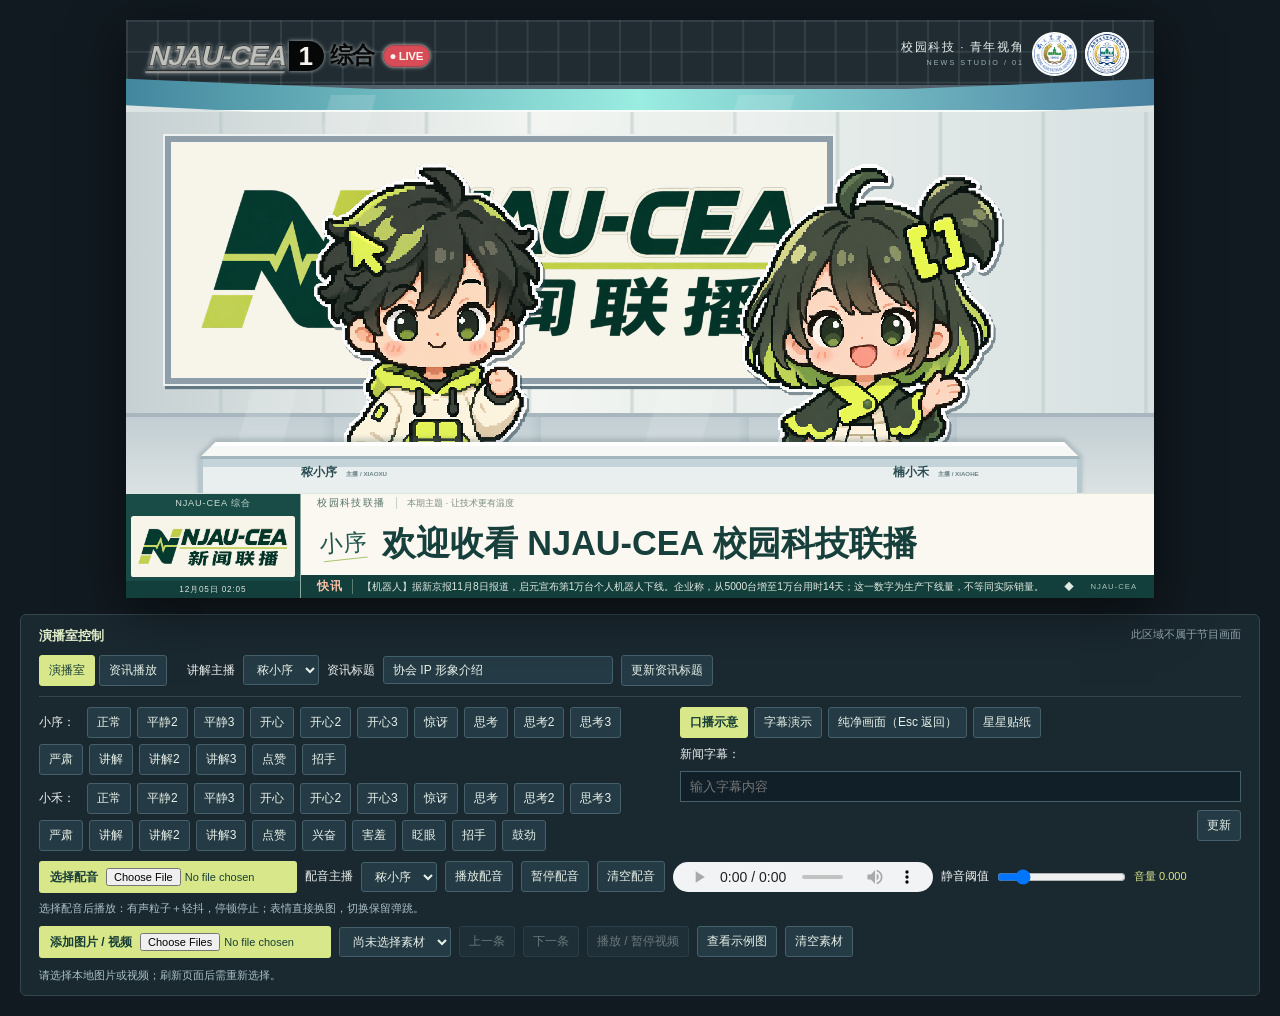
<file: index.html>
<!DOCTYPE html>
<html lang="zh-CN">
<head>
    <meta charset="UTF-8">
    <meta name="viewport" content="width=device-width, initial-scale=1.0">
    <title>NJAU-CEA 新闻联播</title>
    <link rel="stylesheet" href="style.css">
    <link rel="stylesheet" href="branding-logo.css">
    <link rel="stylesheet" href="broadcast-anime.css">
    <link rel="stylesheet" href="news-layout.css">
    <link rel="stylesheet" href="news-bubble.css">
</head>
<body>
    <main class="tv-frame" aria-label="NJAU-CEA 新闻演播室">
        <div class="studio-container">
            <div class="studio-bg" aria-hidden="true"><div class="ceiling"></div><div class="light-ribbon"></div><div class="wall-panels"></div><div class="floor"></div></div>
            <header class="channel-logo"><strong aria-label="NJAU-CEA"><span class="logo-nau">NJAU</span><span class="logo-cea">-CEA</span></strong><b>1</b><span>综合</span><span class="live-badge"><span class="live-dot" aria-hidden="true">●</span> LIVE</span></header>
            <div class="edition"><div>校园科技 · 青年视角 <span>NEWS STUDIO / 01</span></div><img class="university-emblem" src="assets/branding/njau-emblem-official.png" alt="南京农业大学校徽" width="934" height="934"><img class="association-emblem" src="assets/branding/cea-emblem.png" alt="南京农业大学计算机协会 LOGO" width="1254" height="1254"></div>
            <section class="screen-display branding-screen" aria-label="节目大屏">
                <div class="screen-grid"></div>
                <div class="studio-logo-lockup"><img id="studioProgrammeLogo" src="assets/branding/njau-cea-news-raster.png" alt="NJAU-CEA 新闻联播" width="2048" height="684"></div>
                <div class="screen-content" id="screenContent"><span class="screen-eyebrow">COMPUTER ENTHUSIASTS ASSOCIATION</span><strong>NJAU-CEA 新闻联播</strong><span class="screen-tag">NJAU-CEA <i>校园科技联播</i></span></div>
                <div class="screen-corner">ON AIR <span>●</span></div>
            </section>
            <aside class="news-board" aria-label="本期导视"><h2>本期导视 <span>RUNDOWN</span></h2><div><b>01</b><span>协会动态<small>CEA NEWS</small></span></div><div><b>02</b><span>技术分享<small>TECH TALK</small></span></div><div><b>03</b><span>校园观察<small>CAMPUS LIFE</small></span></div><p>让技术更有温度</p></aside>
            <section class="news-scene" aria-label="资讯播放场景" hidden>
                <div class="news-section-label">NJAU-CEA / NEWSROOM <span>校园资讯 · 素材播报</span></div>
                <h1 id="newsTitle">协会 IP 形象介绍</h1>
                <div class="news-media-window">
                    <img id="newsImage" alt="当前新闻图片" hidden>
                    <video id="newsVideo" controls playsinline preload="metadata" hidden></video>
                    <div id="newsEmpty"><strong>新闻素材展示区</strong><span>在画面下方选择新闻图片或视频</span><small>图片 / 视频 · 保持原始比例</small></div>
                </div>
                <div class="news-material-caption"><span>新闻素材</span><p id="newsMaterialCaption">请选择图片或视频</p><b id="newsCounter">00 / 00</b></div>
                <aside class="news-side-label" aria-label="本条新闻关键事实"><b>本条要点</b><ul class="news-key-facts"><li>选择资讯后展示已核实的关键事实</li></ul></aside>
                <div class="news-presenter-name" id="newsPresenterName">秾小序 <small>为你播报</small></div>
            </section>
            <div class="characters-layer">
                <div class="character character-boy" id="xiaoXu"><img src="assets/characters/anchors/generated/xiaoxu-normal.png" alt="主播秾小序：光标发饰、四键口袋" class="character-sprite" data-expression="normal"></div>
                <div class="character character-girl" id="xiaoHe"><img src="assets/characters/anchors/generated/xiaohe-normal.png" alt="主播楠小禾：方括号发夹、深绿披肩" class="character-sprite" data-expression="normal"></div>
            </div>
            <div class="anchor-desk" aria-label="前景主播台"><div class="desk-top"></div><div class="desk-front"><span class="anchor-name">秾小序 <small>主播 / XIAOXU</small></span><strong>NAU <span>CEA</span></strong><span class="anchor-name">楠小禾 <small>主播 / XIAOHE</small></span></div></div>
        </div>
        <section class="news-package" aria-label="新闻字幕">
            <div class="program-block"><small>NJAU-CEA 综合</small><strong class="branding-program-mark"><img src="assets/branding/njau-cea-news-raster.png" alt="NJAU-CEA 新闻联播" width="2048" height="684"></strong><time id="subtitleDate"></time></div>
            <div class="headline-stack"><div class="topic-bar"><span>校园科技联播</span><span>本期主题 · 让技术更有温度</span></div><div class="subtitle-bar"><span class="speaker-tag" id="speakerName">小序</span><div class="subtitle-text" id="subtitleText">欢迎收看 NJAU-CEA 校园科技联播</div></div><div class="ticker" data-duration="198.633333"><b>快讯</b><div><span>【机器人】据新京报11月8日报道，启元宣布第1万台个人机器人下线。企业称，从5000台增至1万台用时14天；这一数字为生产下线量，不等同实际销量。　　◆　　【开源工具】Open WebUI发布v0.13.1，新增Tether桌面伴侣，可连接个人电脑，并在终端支持时接入编码代理；同日补丁修复普通HTTP加载问题，具体访问权限仍需配置。　　◆　　【医药应用】11月8日，第八届连云港医药技术大会开幕，人工智能＋医药公共服务平台正式上线，医药人工智能产业研究院同步揭牌。消息由连云港经开区发布，新华网江苏频道刊载。　　◆　　【航天计划】NASA公布月球基地运输与技术任务安排，推进核动力月球车PROMISE，目标于2028年末发射，计划执行18个月任务。目前为未来任务安排，尚未执行。　　◆　　【文档处理】Docling发布v2.149.0，新增可选择启用的PDF内嵌图片提取，增加MiniCPM-OCR预设及mlx-audio语音识别支持，并修正文档输出中的若干细节。　　◆　　【本地模型】llama.cpp推出b12191预发布，调整混合专家模型缓存，允许CPU分担部分未命中专家计算，并增加本机调参脚本。该版本仍属预发布，实际提速情况取决于设备与配置。　　◆　　【代码整理】Repomix发布v1.19.0，升级MCP服务，代码打包长任务支持进度通知和取消，并修复部分代码压缩准确性问题；进度显示需要客户端支持相应协议。　　◆　　【模型接口】LiteLLM发布v1.108.3长期支持补丁，修复特定接口配置错误、超过1MiB的工具结果流异常，以及模型级回复护栏重复检查。这些是具体修复项，不表示所有接口故障均已解决。</span></div><small>NJAU-CEA</small></div></div>
        </section>
    </main>

    <!-- 控制面板（测试用） -->
    <div class="control-panel">
        <h3>演播室控制 <span>此区域不属于节目画面</span></h3>
        <div class="scene-controls">
            <div class="scene-tabs" aria-label="节目场景"><button id="studioTab" aria-pressed="true" onclick="setNewsScene(false)">演播室</button><button id="newsTab" aria-pressed="false" onclick="setNewsScene(true)">资讯播放</button></div>
            <label>讲解主播 <select id="newsAnchor"><option value="xiaoXu">秾小序</option><option value="xiaoHe">楠小禾</option></select></label>
            <label>资讯标题 <input id="newsTitleInput" type="text" value="协会 IP 形象介绍" maxlength="45"></label><button id="updateNewsTitle">更新资讯标题</button>
        </div>
        <div class="controls">
            <div>
                <label>小序：</label>
                <button onclick="changeExpression('xiaoXu', 'normal')">正常</button>
                <button onclick="changeExpression('xiaoXu', 'normal2')">平静2</button>
                <button onclick="changeExpression('xiaoXu', 'normal3')">平静3</button>
                <button onclick="changeExpression('xiaoXu', 'happy')">开心</button>
                <button onclick="changeExpression('xiaoXu', 'happy2')">开心2</button>
                <button onclick="changeExpression('xiaoXu', 'happy3')">开心3</button>
                <button onclick="changeExpression('xiaoXu', 'surprised')">惊讶</button>
                <button onclick="changeExpression('xiaoXu', 'thinking')">思考</button>
                <button onclick="changeExpression('xiaoXu', 'thinking2')">思考2</button>
                <button onclick="changeExpression('xiaoXu', 'thinking3')">思考3</button>
                <button onclick="changeExpression('xiaoXu', 'serious')">严肃</button>
                <button onclick="changeExpression('xiaoXu', 'presenting')">讲解</button>
                <button onclick="changeExpression('xiaoXu', 'presenting2')">讲解2</button>
                <button onclick="changeExpression('xiaoXu', 'presenting3')">讲解3</button>
                <button onclick="changeExpression('xiaoXu', 'thumbsup')">点赞</button>
                <button onclick="changeExpression('xiaoXu', 'wave')">招手</button>
            </div>
            <div>
                <label>小禾：</label>
                <button onclick="changeExpression('xiaoHe', 'normal')">正常</button>
                <button onclick="changeExpression('xiaoHe', 'normal2')">平静2</button>
                <button onclick="changeExpression('xiaoHe', 'normal3')">平静3</button>
                <button onclick="changeExpression('xiaoHe', 'happy')">开心</button>
                <button onclick="changeExpression('xiaoHe', 'happy2')">开心2</button>
                <button onclick="changeExpression('xiaoHe', 'happy3')">开心3</button>
                <button onclick="changeExpression('xiaoHe', 'surprised')">惊讶</button>
                <button onclick="changeExpression('xiaoHe', 'thinking')">思考</button>
                <button onclick="changeExpression('xiaoHe', 'thinking2')">思考2</button>
                <button onclick="changeExpression('xiaoHe', 'thinking3')">思考3</button>
                <button onclick="changeExpression('xiaoHe', 'serious')">严肃</button>
                <button onclick="changeExpression('xiaoHe', 'presenting')">讲解</button>
                <button onclick="changeExpression('xiaoHe', 'presenting2')">讲解2</button>
                <button onclick="changeExpression('xiaoHe', 'presenting3')">讲解3</button>
                <button onclick="changeExpression('xiaoHe', 'thumbsup')">点赞</button>
                <button onclick="changeExpression('xiaoHe', 'excited')">兴奋</button>
                <button onclick="changeExpression('xiaoHe', 'shy')">害羞</button>
                <button onclick="changeExpression('xiaoHe', 'wink')">眨眼</button>
                <button onclick="changeExpression('xiaoHe', 'wave')">招手</button>
                <button onclick="changeExpression('xiaoHe', 'encourage')">鼓劲</button>
            </div>
        </div>
        <div class="controls">
            <div class="playback-controls"><button id="voiceDemoButton" onclick="playVoiceDemo()" title="无需选文件，直接播放带停顿的配音示例">口播示意</button><button onclick="playDemo()">字幕演示</button><button onclick="toggleBroadcast()">纯净画面（Esc 返回）</button><button onclick="addSticker('star', 48, 24)">星星贴纸</button></div><label for="subtitleInput">新闻字幕：</label>
            <input type="text" id="subtitleInput" placeholder="输入字幕内容">
            <button onclick="updateSubtitle()">更新</button>
        </div>
        <div class="material-controls voice-controls">
            <label class="file-picker">选择配音<input id="voiceFile" type="file" accept="audio/*,.wav,.mp3,.m4a,.ogg,.flac"></label>
            <label for="voiceAnchor">配音主播</label><select id="voiceAnchor"><option value="xiaoXu">秾小序</option><option value="xiaoHe">楠小禾</option></select>
            <button onclick="playVoice()">播放配音</button><button onclick="pauseVoice()">暂停配音</button><button onclick="clearVoice()">清空配音</button>
            <audio id="voiceAudio" controls preload="metadata" aria-label="配音播放与进度"></audio>
            <label for="voiceThreshold">静音阈值</label><input id="voiceThreshold" type="range" min="0.003" max="0.08" value="0.015" step="0.001"><output id="voiceMeter">音量 0.000</output>
            <span id="talkStatus" role="status">选择配音后播放：有声粒子＋轻抖，停顿停止；表情直接换图，切换保留弹跳。</span>
        </div>
        <div class="material-controls">
            <label class="file-picker">添加图片 / 视频<input id="newsFiles" type="file" accept="image/*,video/*" multiple></label>
            <select id="newsPlaylist" aria-label="新闻素材列表"><option value="">尚未选择素材</option></select>
            <button id="previousNews">上一条</button><button id="nextNews">下一条</button><button id="playNewsVideo">播放 / 暂停视频</button><button id="showSampleNews">查看示例图</button><button id="clearNews">清空素材</button>
            <p id="newsStatus" role="status" aria-live="polite">本地素材仅用于当前页面，刷新后需重新选择。纯净画面隐藏视频操作条。</p>
        </div>
    </div>
    
    <script src="news-media.js"></script>
    <script src="script.js"></script>
    <script src="voice-demo.js"></script>
    <script src="talking.js"></script>
</body>
</html>
</file>
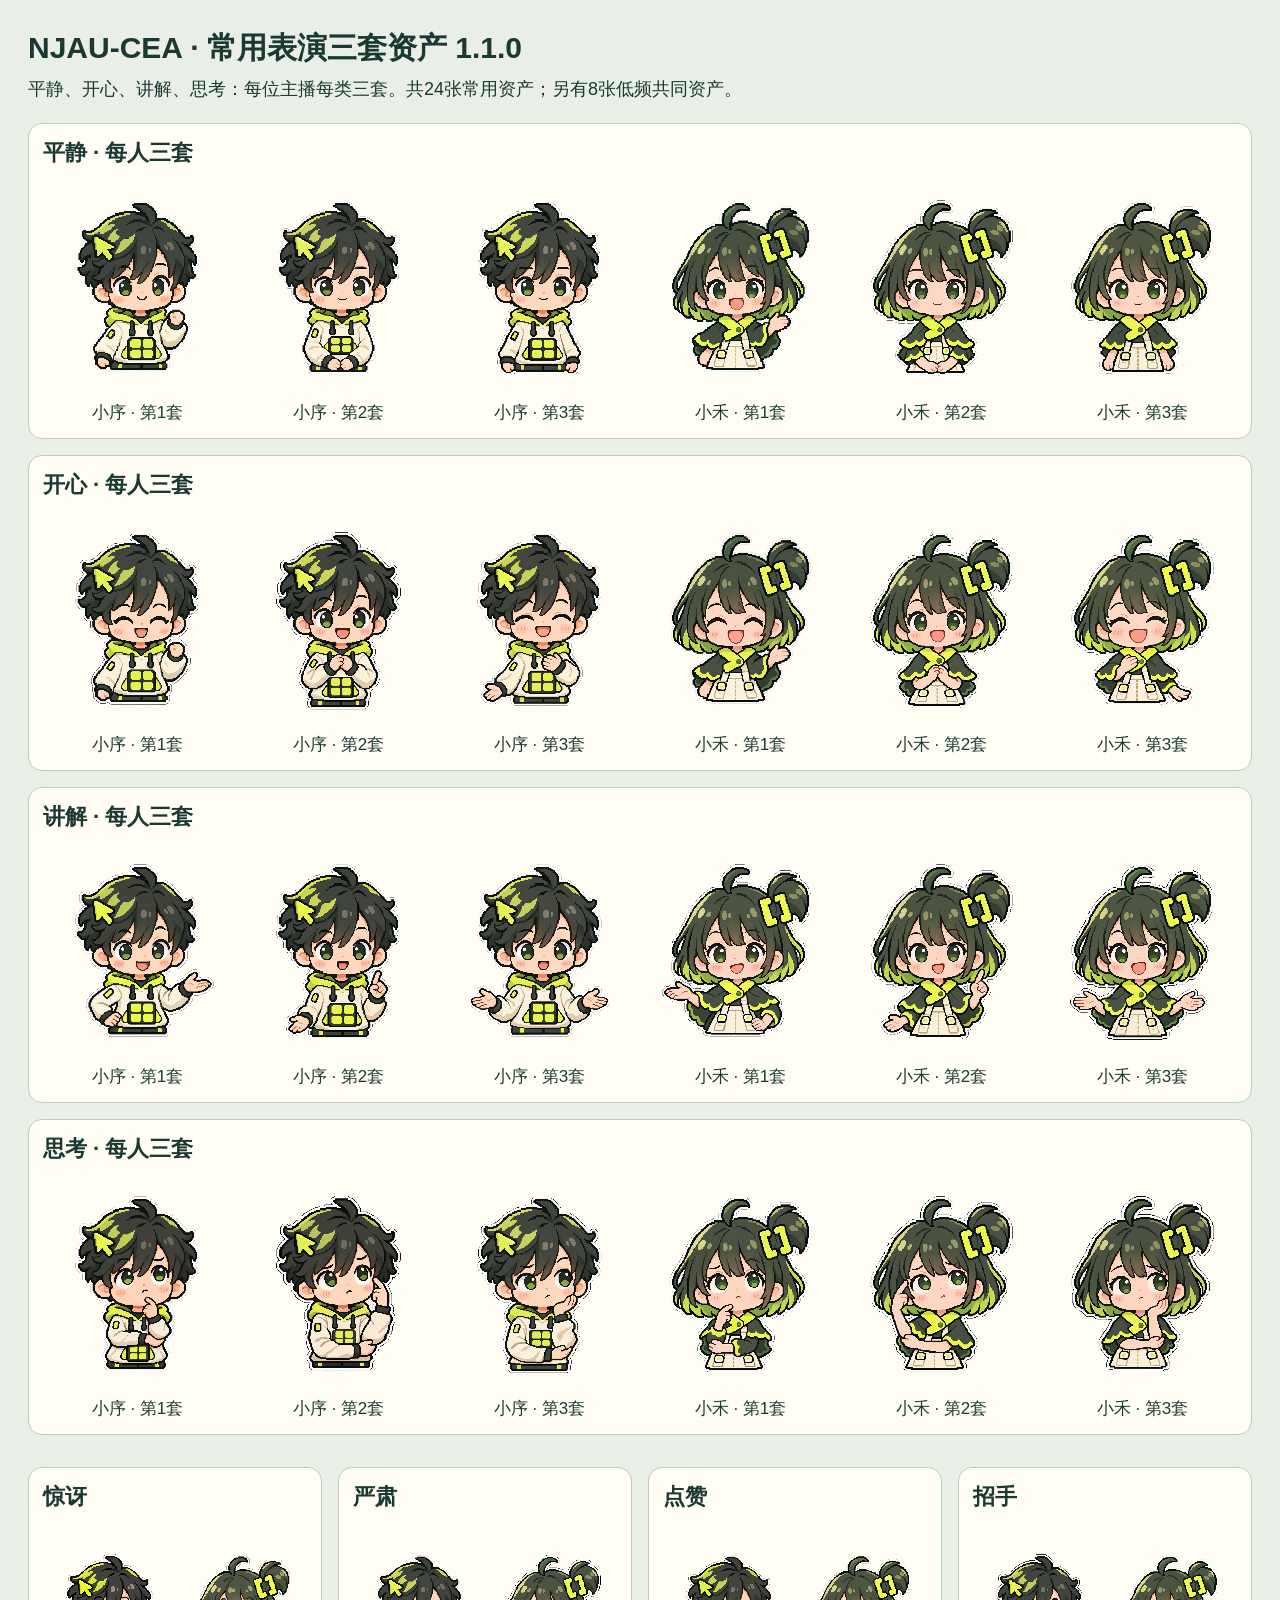
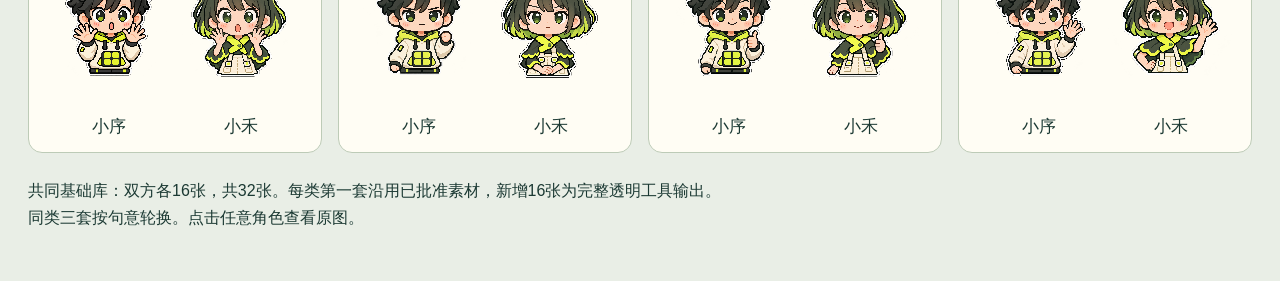
<file: anchor-library-preview.html>
<!doctype html><html lang="zh-CN"><meta charset="utf-8"><title>NJAU-CEA 常用表演三套</title><style>body{margin:0;padding:28px;background:#e9eee6;color:#1b3933;font:18px Microsoft YaHei,sans-serif}h1{margin:0 0 8px;font-size:30px}p{margin:8px 0 22px}.card{background:#fffdf4;border:1px solid #bdcbb7;border-radius:14px;padding:14px;margin:16px 0}h2{margin:0 0 8px;font-size:22px}.variants{display:grid;grid-template-columns:repeat(6,minmax(0,1fr));gap:12px}.person{text-align:center}.person img{width:100%;height:220px;object-fit:contain;image-rendering:pixelated}.person b{display:block;font-size:17px;font-weight:500}.rare{display:grid;grid-template-columns:repeat(4,minmax(0,1fr));gap:16px}.pair{display:flex}.pair .person{width:50%}.pair img{height:190px}.note{font-size:16px;line-height:1.7}</style><h1>NJAU-CEA · 常用表演三套资产 1.1.0</h1><p>平静、开心、讲解、思考：每位主播每类三套。共24张常用资产；另有8张低频共同资产。</p><section class="card"><h2>平静 · 每人三套</h2><div class="variants"><div class="person"><a href="assets/characters/anchors/generated/xiaoxu-normal.png" target="_blank"><img src="assets/characters/anchors/generated/xiaoxu-normal.png" alt="小序平静1"></a><b>小序 · 第1套</b></div><div class="person"><a href="assets/characters/anchors/frequent-v1/xiaoxu-normal2.png" target="_blank"><img src="assets/characters/anchors/frequent-v1/xiaoxu-normal2.png" alt="小序平静2"></a><b>小序 · 第2套</b></div><div class="person"><a href="assets/characters/anchors/frequent-v1/xiaoxu-normal3.png" target="_blank"><img src="assets/characters/anchors/frequent-v1/xiaoxu-normal3.png" alt="小序平静3"></a><b>小序 · 第3套</b></div><div class="person"><a href="assets/characters/anchors/generated/xiaohe-normal.png" target="_blank"><img src="assets/characters/anchors/generated/xiaohe-normal.png" alt="小禾平静1"></a><b>小禾 · 第1套</b></div><div class="person"><a href="assets/characters/anchors/frequent-v1/xiaohe-normal2.png" target="_blank"><img src="assets/characters/anchors/frequent-v1/xiaohe-normal2.png" alt="小禾平静2"></a><b>小禾 · 第2套</b></div><div class="person"><a href="assets/characters/anchors/frequent-v1/xiaohe-normal3.png" target="_blank"><img src="assets/characters/anchors/frequent-v1/xiaohe-normal3.png" alt="小禾平静3"></a><b>小禾 · 第3套</b></div></div></section><section class="card"><h2>开心 · 每人三套</h2><div class="variants"><div class="person"><a href="assets/characters/anchors/generated/xiaoxu-happy.png" target="_blank"><img src="assets/characters/anchors/generated/xiaoxu-happy.png" alt="小序开心1"></a><b>小序 · 第1套</b></div><div class="person"><a href="assets/characters/anchors/frequent-v1/xiaoxu-happy2.png" target="_blank"><img src="assets/characters/anchors/frequent-v1/xiaoxu-happy2.png" alt="小序开心2"></a><b>小序 · 第2套</b></div><div class="person"><a href="assets/characters/anchors/frequent-v1/xiaoxu-happy3.png" target="_blank"><img src="assets/characters/anchors/frequent-v1/xiaoxu-happy3.png" alt="小序开心3"></a><b>小序 · 第3套</b></div><div class="person"><a href="assets/characters/anchors/generated/xiaohe-happy.png" target="_blank"><img src="assets/characters/anchors/generated/xiaohe-happy.png" alt="小禾开心1"></a><b>小禾 · 第1套</b></div><div class="person"><a href="assets/characters/anchors/frequent-v1/xiaohe-happy2.png" target="_blank"><img src="assets/characters/anchors/frequent-v1/xiaohe-happy2.png" alt="小禾开心2"></a><b>小禾 · 第2套</b></div><div class="person"><a href="assets/characters/anchors/frequent-v1/xiaohe-happy3.png" target="_blank"><img src="assets/characters/anchors/frequent-v1/xiaohe-happy3.png" alt="小禾开心3"></a><b>小禾 · 第3套</b></div></div></section><section class="card"><h2>讲解 · 每人三套</h2><div class="variants"><div class="person"><a href="assets/characters/anchors/gestures-v2/xiaoxu-presenting.png" target="_blank"><img src="assets/characters/anchors/gestures-v2/xiaoxu-presenting.png" alt="小序讲解1"></a><b>小序 · 第1套</b></div><div class="person"><a href="assets/characters/anchors/frequent-v1/xiaoxu-presenting2.png" target="_blank"><img src="assets/characters/anchors/frequent-v1/xiaoxu-presenting2.png" alt="小序讲解2"></a><b>小序 · 第2套</b></div><div class="person"><a href="assets/characters/anchors/frequent-v1/xiaoxu-presenting3.png" target="_blank"><img src="assets/characters/anchors/frequent-v1/xiaoxu-presenting3.png" alt="小序讲解3"></a><b>小序 · 第3套</b></div><div class="person"><a href="assets/characters/anchors/common-v1/xiaohe-presenting.png" target="_blank"><img src="assets/characters/anchors/common-v1/xiaohe-presenting.png" alt="小禾讲解1"></a><b>小禾 · 第1套</b></div><div class="person"><a href="assets/characters/anchors/frequent-v1/xiaohe-presenting2.png" target="_blank"><img src="assets/characters/anchors/frequent-v1/xiaohe-presenting2.png" alt="小禾讲解2"></a><b>小禾 · 第2套</b></div><div class="person"><a href="assets/characters/anchors/frequent-v1/xiaohe-presenting3.png" target="_blank"><img src="assets/characters/anchors/frequent-v1/xiaohe-presenting3.png" alt="小禾讲解3"></a><b>小禾 · 第3套</b></div></div></section><section class="card"><h2>思考 · 每人三套</h2><div class="variants"><div class="person"><a href="assets/characters/anchors/gestures-v2/xiaoxu-thinking.png" target="_blank"><img src="assets/characters/anchors/gestures-v2/xiaoxu-thinking.png" alt="小序思考1"></a><b>小序 · 第1套</b></div><div class="person"><a href="assets/characters/anchors/frequent-v1/xiaoxu-thinking2.png" target="_blank"><img src="assets/characters/anchors/frequent-v1/xiaoxu-thinking2.png" alt="小序思考2"></a><b>小序 · 第2套</b></div><div class="person"><a href="assets/characters/anchors/frequent-v1/xiaoxu-thinking3.png" target="_blank"><img src="assets/characters/anchors/frequent-v1/xiaoxu-thinking3.png" alt="小序思考3"></a><b>小序 · 第3套</b></div><div class="person"><a href="assets/characters/anchors/common-v1/xiaohe-thinking.png" target="_blank"><img src="assets/characters/anchors/common-v1/xiaohe-thinking.png" alt="小禾思考1"></a><b>小禾 · 第1套</b></div><div class="person"><a href="assets/characters/anchors/frequent-v1/xiaohe-thinking2.png" target="_blank"><img src="assets/characters/anchors/frequent-v1/xiaohe-thinking2.png" alt="小禾思考2"></a><b>小禾 · 第2套</b></div><div class="person"><a href="assets/characters/anchors/frequent-v1/xiaohe-thinking3.png" target="_blank"><img src="assets/characters/anchors/frequent-v1/xiaohe-thinking3.png" alt="小禾思考3"></a><b>小禾 · 第3套</b></div></div></section><div class="rare"><section class="card"><h2>惊讶</h2><div class="pair"><div class="person"><a href="assets/characters/anchors/gestures-v2/xiaoxu-surprised.png" target="_blank"><img src="assets/characters/anchors/gestures-v2/xiaoxu-surprised.png" alt="小序惊讶"></a><b>小序</b></div><div class="person"><a href="assets/characters/anchors/common-v1/xiaohe-surprised.png" target="_blank"><img src="assets/characters/anchors/common-v1/xiaohe-surprised.png" alt="小禾惊讶"></a><b>小禾</b></div></div></section><section class="card"><h2>严肃</h2><div class="pair"><div class="person"><a href="assets/characters/anchors/generated/xiaoxu-serious.png" target="_blank"><img src="assets/characters/anchors/generated/xiaoxu-serious.png" alt="小序严肃"></a><b>小序</b></div><div class="person"><a href="assets/characters/anchors/common-v1/xiaohe-serious.png" target="_blank"><img src="assets/characters/anchors/common-v1/xiaohe-serious.png" alt="小禾严肃"></a><b>小禾</b></div></div></section><section class="card"><h2>点赞</h2><div class="pair"><div class="person"><a href="assets/characters/anchors/gestures-v2/xiaoxu-thumbsup.png" target="_blank"><img src="assets/characters/anchors/gestures-v2/xiaoxu-thumbsup.png" alt="小序点赞"></a><b>小序</b></div><div class="person"><a href="assets/characters/anchors/common-v1/xiaohe-thumbsup.png" target="_blank"><img src="assets/characters/anchors/common-v1/xiaohe-thumbsup.png" alt="小禾点赞"></a><b>小禾</b></div></div></section><section class="card"><h2>招手</h2><div class="pair"><div class="person"><a href="assets/characters/anchors/common-v1/xiaoxu-wave.png" target="_blank"><img src="assets/characters/anchors/common-v1/xiaoxu-wave.png" alt="小序招手"></a><b>小序</b></div><div class="person"><a href="assets/characters/anchors/gestures-v2/xiaohe-wave.png" target="_blank"><img src="assets/characters/anchors/gestures-v2/xiaohe-wave.png" alt="小禾招手"></a><b>小禾</b></div></div></section></div><p class="note">共同基础库：双方各16张，共32张。每类第一套沿用已批准素材，新增16张为完整透明工具输出。<br>同类三套按句意轮换。点击任意角色查看原图。</p></html>
</file>
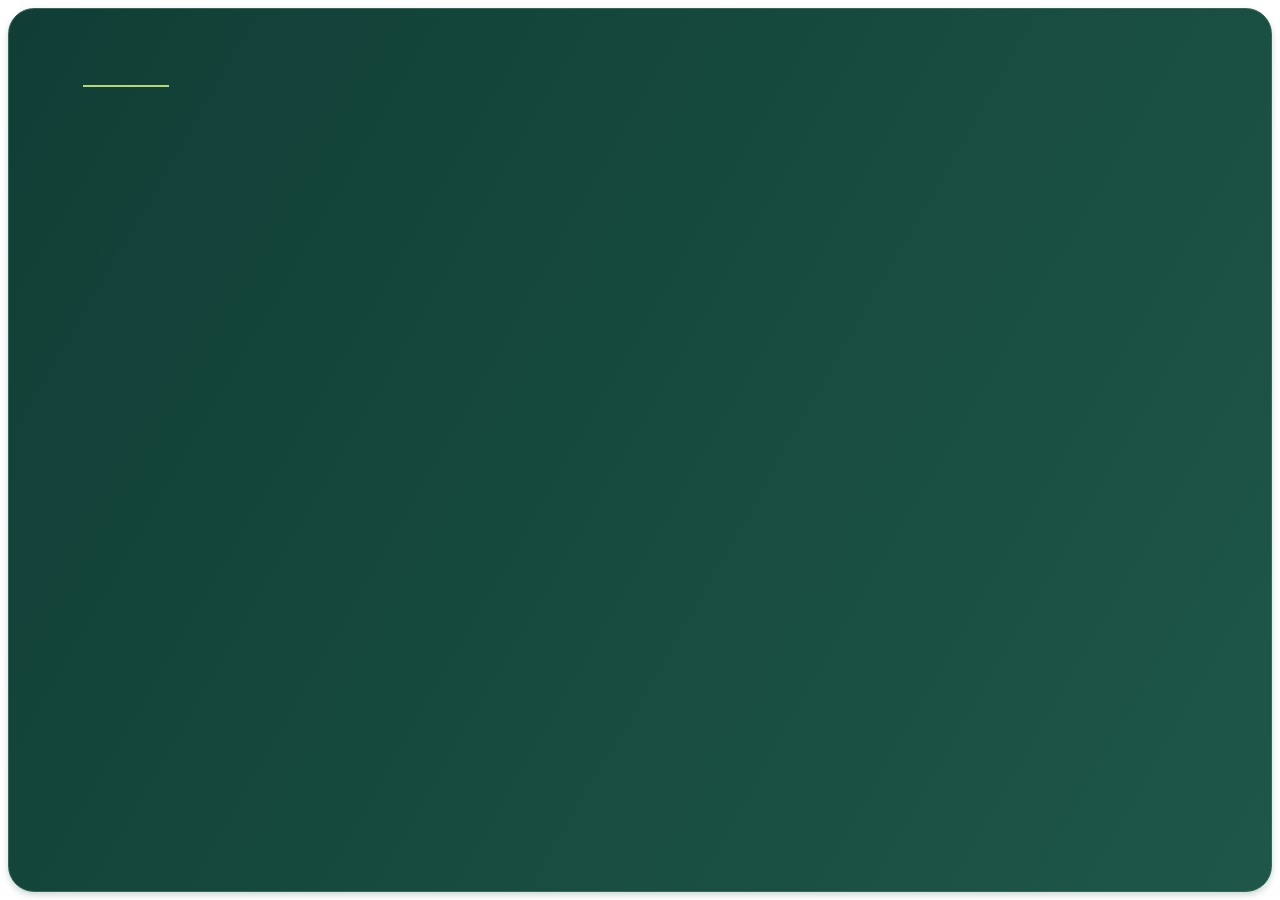
<file: assets/outro/source/credits.html>
<!doctype html>
<html lang="zh-CN">
<meta charset="utf-8">
<title>NJAU-CEA 片尾署名</title>
<style>
  * { box-sizing: border-box; }
  html, body { margin: 0; width: 1000px; height: 424px; overflow: hidden; }
  body { font-family: 'Microsoft YaHei', sans-serif; color: #fcf8eb; }
  main { position: absolute; inset: 8px; border-radius: 26px;
    padding: 52px 74px; background: linear-gradient(120deg, #103e36, #1e5748);
    border: 1px solid #366757; box-shadow: 0 3px 6px #0e493f36; }
  .label { color: #e0eda9; font-size: 34px; font-weight: 700; letter-spacing: 5px; }
  .rule { margin: 24px 0 26px; height: 2px; width: 86px; background: #bbd476; }
  .name { font-size: 67px; font-weight: 700; line-height: 1.24; letter-spacing: 2px; }
  .detail { color: #eef0d8; font-size: 35px; line-height: 1.35; margin-top: 24px; white-space: pre-wrap; }
</style>
<main><div class="label"></div><div class="rule"></div><div class="name"></div><div class="detail"></div></main>
<script>
  window.showCredit = ({label, lines, detail}) => {
    document.querySelector('.label').textContent = label;
    document.querySelector('.name').replaceChildren(...lines.map(text => {
      const row = document.createElement('div'); row.textContent = text; return row;
    }));
    document.querySelector('.detail').textContent = detail || '';
  };
</script>
</html>
</file>
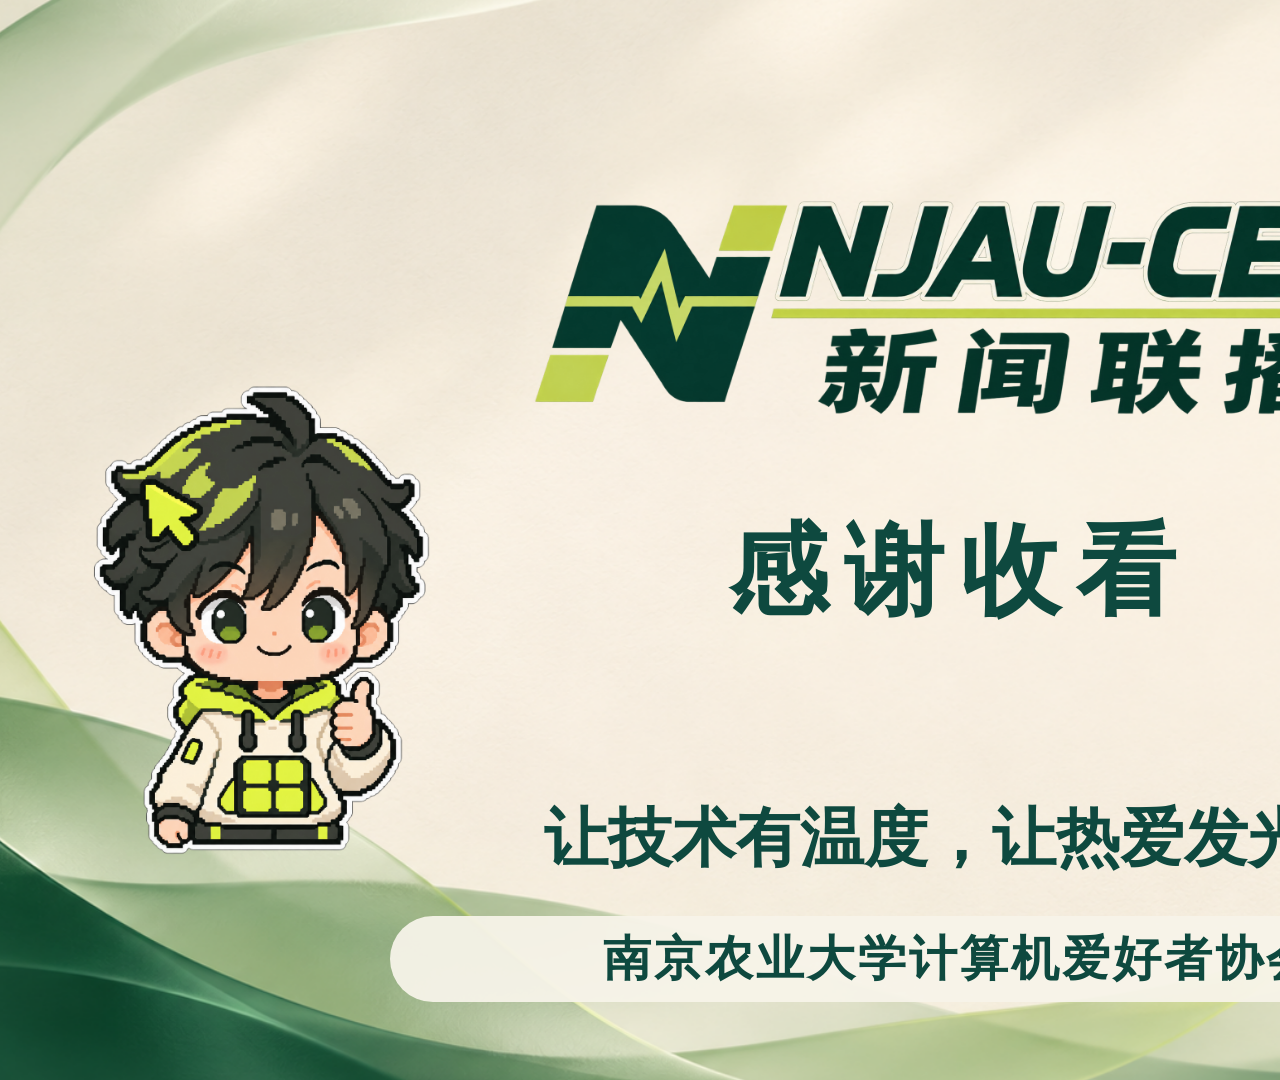
<file: assets/outro/editable/visual/outro.html>
<!doctype html><html lang="zh-CN"><meta charset="utf-8"><title>NJAU-CEA 双主播片尾</title>
<style>
*{box-sizing:border-box}html,body{margin:0;width:1920px;height:1080px;overflow:hidden;background:#000;font-family:'Microsoft YaHei',sans-serif;color:#0e493f}
#stage{position:relative;width:1920px;height:1080px;background:#f7f4e9;overflow:hidden}
#backdrop{position:absolute;inset:-24px;width:1968px;height:1128px;object-fit:cover;transform-origin:50% 50%;will-change:transform}
#logo{position:absolute;left:510px;top:155px;width:900px;height:auto;object-fit:contain}
#emblems{position:absolute;right:70px;top:64px;display:flex;gap:30px}#emblems img{width:136px;height:136px;object-fit:contain;border-radius:50%}
#thanks{position:absolute;left:0;top:510px;width:100%;text-align:center;font-size:100px;font-weight:700;letter-spacing:16px;line-height:1.2}
#tagline{position:absolute;left:0;top:666px;width:100%;text-align:center;font-size:43px;letter-spacing:5px;color:#547269}
.person{position:absolute;width:510px;height:605px;object-fit:contain;bottom:160px;transform-origin:50% 90%;}
#boy{left:7px}#girl{right:7px}
#association{position:absolute;left:390px;top:916px;width:1140px;height:86px;display:flex;align-items:center;justify-content:center;text-align:center;font-size:48px;font-weight:600;letter-spacing:3px;background:rgba(247,244,233,.94);border-radius:43px}
#caption{position:absolute;left:440px;top:797px;width:1040px;text-align:center;font-size:64px;font-weight:600;line-height:1.3;white-space:nowrap}
#curtain{position:absolute;inset:0;background:#000;opacity:0;pointer-events:none}
</style>
<div id="stage"><img id="backdrop" src="background-v1.1.0.png"><img id="logo" src="../../../branding/njau-cea-news-raster.png"><div id="emblems"><img src="../../../branding/njau-emblem-official.png"><img src="../../../branding/cea-emblem.png"></div><div id="thanks">感谢收看</div><div id="tagline">让技术有温度 · 让热爱发光</div><img class="person" id="boy" src="../../../characters/anchors/gestures-v2/xiaoxu-thumbsup.png"><img class="person" id="girl" src="../../../characters/anchors/gestures-v2/xiaohe-wave.png"><div id="caption"></div><div id="association">南京农业大学计算机爱好者协会</div><div id="curtain"></div></div>
<script>
const timeline={"fps": 60, "lines": [{"text": "感谢收看，我们下期再见。", "start": 0.3, "end": 2.333333}, {"text": "让技术有温度，让热爱发光。", "start": 2.533333, "end": 4.766666}]};
const el=id=>document.getElementById(id), clamp=x=>Math.max(0,Math.min(1,x));
const smooth=x=>{x=clamp(x);return x*x*x*(x*(x*6-15)+10)};
const progress=(t,a,b)=>smooth((t-a)/(b-a));
function put(id,opacity,x=0,y=0,scale=1,angle=0){const e=el(id);e.style.opacity=opacity;e.style.transform=`translate3d(${x}px,${y}px,0) scale(${scale}) rotate(${angle}deg)`;}
window.motionState=f=>{
 const t=f/timeline.fps, enter=progress(t,.10,1.05), bg=progress(t,0,6), fade=Math.max(1-progress(t,0,.60),progress(t,7.30,239/30));
 const states={backdrop:{x:-10*bg,scale:1.018-.018*bg},logo:{opacity:progress(t,.10,1.05),y:22*(1-progress(t,.10,1.05))},thanks:{opacity:progress(t,.38,1.28),y:16*(1-progress(t,.38,1.28))},emblems:{opacity:progress(t,.20,1.10)},association:{opacity:progress(t,.48,1.38)},tagline:{opacity:progress(t,5.0,5.6)},curtain:{opacity:fade},people:[]};
 for(const [index,side] of [[0,-1],[1,1]]){
  const line=timeline.lines[index],local=t-line.start,p=clamp(local/(line.end-line.start));
  const arc=Math.pow(Math.sin(Math.PI*p),2);
  states.people.push({opacity:enter,x:side*34*(1-enter),y:18*(1-enter)-3*arc,angle:arc*(index===1?2.4:-1.2)});
 }
 let active=timeline.lines.find(x=>t>=x.start-.18&&t<x.end);
 states.caption={text:active?active.text:'',opacity:active?progress(t,active.start-.18,active.start+.02)*(1-progress(t,active.end-.16,active.end)):0};
 return states;
};
window.drawFrame=f=>{
 const s=window.motionState(f);put('backdrop',1,s.backdrop.x,0,s.backdrop.scale);
 for(const id of ['logo','thanks','emblems','association','tagline'])put(id,s[id].opacity,0,s[id].y||0);
 for(const [i,id] of ['boy','girl'].entries()){const p=s.people[i];put(id,p.opacity,p.x,p.y,1,p.angle);}
 el('caption').textContent=s.caption.text;put('caption',s.caption.opacity,0,4*(1-s.caption.opacity));
 el('curtain').style.opacity=s.curtain.opacity;
};window.drawFrame(180);
</script></html>
</file>
<file: style.css>
/* Editable broadcast layers, measured against the supplied 16:9 reference. */
:root{--ink:#133c35;--lime:#d7e78a;--green:#346450;--blue:#1f5ca5;--cream:#f9f5e9;--white:#fff}

*{box-sizing:border-box;margin:0;padding:0}
body{font-family:"Microsoft YaHei",sans-serif;background:#111a20;color:#ecf1ef;min-height:100vh;padding:20px;display:grid;justify-items:center;align-content:center;gap:16px}
.tv-frame{width:100%;max-width:min(1680px,calc((100vh - 222px)*16/9));aspect-ratio:16/9;position:relative;overflow:hidden;container-type:inline-size;background:#dce2e4;box-shadow:0 12px 50px #0008}
.studio-container{position:absolute;inset:0;transform-origin:50% 50%;overflow:hidden}
.studio-bg{position:absolute;inset:0;background:#dce3e3}
.ceiling{position:absolute;inset:0 0 auto;height:13%;background-color:#202c32;background-image:linear-gradient(#70808738 2px,transparent 2px),linear-gradient(90deg,#70808738 2px,transparent 2px);background-size:3cqw 3cqw;border-bottom:1cqw solid #53616c}
.light-ribbon{position:absolute;top:10%;left:-2%;width:104%;height:7%;background:linear-gradient(90deg,#3f829b,#9aede1 50%,#447a9d);border-bottom:.8cqw solid #f7fbfa;clip-path:polygon(0 0,25% 28%,75% 28%,100% 0,100% 65%,75% 100%,25% 100%,0 65%);box-shadow:0 0 30px #c5fff4}
.wall-panels{position:absolute;inset:16% 0 14%;background:repeating-linear-gradient(90deg,transparent 0 9%,#b5c3c577 9.1% 9.3%,transparent 9.5% 10%),linear-gradient(90deg,#c6d0d2,#f2f5f1 40%,#d7e1e1)}
.floor{position:absolute;inset:68% 0 15%;background:repeating-linear-gradient(90deg,transparent 0 19%,#a5b6bc55 20% 20.2%),linear-gradient(#c2ced3,#e2e7e6);border-top:.4cqw solid #a8b7bd}
/* Reference-style outlined italic wordmark, channel capsule and live bug. */
.channel-logo{position:absolute;z-index:8;top:3.6%;left:2.1%;display:flex;gap:.55cqw;align-items:center;color:#080909;filter:drop-shadow(0 0 .2cqw #eeeeeab0)}
.channel-logo>strong{display:flex;align-items:center;gap:.14cqw;position:relative;font-family:Arial,Helvetica,sans-serif;font-size:2.8cqw;font-weight:900;letter-spacing:-.17cqw;line-height:1;transform:skewX(-13deg);padding:0 .18cqw .16cqw;color:#bfc1bd;-webkit-text-stroke:.13cqw #080909;paint-order:stroke fill;filter:drop-shadow(.08cqw .1cqw 0 #aaa)}
.channel-logo>strong::after{content:"";position:absolute;bottom:0;left:.06cqw;right:0;height:.12cqw;background:#080909;box-shadow:0 .08cqw 0 #a6a9a6}
.channel-logo strong .logo-accent{color:#d5d5cc;-webkit-text-stroke-color:#c52b32;filter:drop-shadow(.05cqw .03cqw 0 #b52027)}
.channel-logo>b{display:flex;align-items:center;justify-content:center;align-self:stretch;min-width:3.4cqw;border-radius:0 1.7cqw 1.7cqw 0;background:#060707;color:#f5f5ee;font-family:Arial,sans-serif;font-size:2.55cqw;line-height:1;padding:0 .7cqw 0 .5cqw;margin-left:-.35cqw}
.channel-logo>span{font-size:2.25cqw;font-weight:900;line-height:1;letter-spacing:-.08cqw}
.channel-logo .live-badge{display:flex;align-items:center;background:#d84c58;color:#fff3eb;border:.17cqw solid #a9434b;border-radius:2cqw;padding:.32cqw .57cqw;font-family:Arial,sans-serif;font-size:1.13cqw;letter-spacing:-.03cqw;line-height:1.15;margin-left:.25cqw;box-shadow:0 0 .2cqw #f7b1a77a;white-space:nowrap;gap:.25cqw}
.channel-logo .live-dot{animation:liveBlink 1.6s ease-in-out infinite}
@keyframes liveBlink{0%,100%{opacity:1}50%{opacity:.4}}
.edition{position:absolute;right:2.4%;top:2%;z-index:7;display:flex;align-items:center;gap:.8cqw;text-align:right;font-size:1.15cqw;letter-spacing:.15cqw;color:#e4edea}
.university-emblem,.association-emblem{display:block;width:4.3cqw;height:4.3cqw;object-fit:contain;background:#fff;border-radius:50%;padding:.18cqw;flex-shrink:0}
.association-emblem{padding:0}
.edition span{display:block;font-size:.7cqw;letter-spacing:.2cqw;margin-top:.2cqw;color:#9eb4b7}
.screen-display{position:absolute;left:3.8%;top:20%;width:65%;height:43%;z-index:2;background:linear-gradient(120deg,#194a85,#2585c7 65%,#45cbd1);border:.65cqw solid #8e9faa;outline:.25cqw solid #edf1ef;box-shadow:0 .5cqw 0 #617782;overflow:hidden}
.screen-grid{position:absolute;inset:0;background:repeating-linear-gradient(0deg,#ffffff08 0 .15cqw,transparent .15cqw .55cqw),repeating-linear-gradient(90deg,transparent 0 8%,#b4e5ff12 8% 8.2%);transform:skewX(-12deg)}
.screen-content{position:relative;text-align:center;height:100%;display:flex;align-items:center;justify-content:flex-start;padding-top:2cqw;flex-direction:column;color:white}
.screen-eyebrow{font-size:.8cqw;letter-spacing:.25cqw;color:#b8e5ef}
.screen-content>strong{font-size:5.8cqw;line-height:1.3;letter-spacing:.25cqw;text-shadow:.22cqw .22cqw 0 #154066,.45cqw .45cqw 0 #143d5e;transform:rotate(-3deg);-webkit-text-stroke:.08cqw #fff}
.screen-tag{font-size:1.2cqw;font-weight:bold;letter-spacing:.15cqw;background:#154273bb;padding:.3cqw 1.2cqw}
.screen-tag i{font-style:normal;color:#dcf1a6;margin-left:1cqw}
.screen-corner{position:absolute;bottom:.7cqw;right:1cqw;font-size:.7cqw;letter-spacing:.15cqw}
.screen-corner span{color:var(--lime)}
.news-board{position:absolute;right:3%;top:24%;width:23%;height:37%;background:#f8faf5;border:.4cqw solid #42545c;z-index:2;color:#273e49}
.news-board h2{font-size:1.2cqw;background:var(--green);color:white;padding:.6cqw}
.news-board h2 span{float:right;font-size:.65cqw;padding-top:.2cqw;color:#cee0cc}
.news-board>div{display:flex;align-items:center;gap:1cqw;padding:.6cqw .8cqw;border-bottom:.15cqw solid #d6dfdc}
.news-board b{font-size:1.4cqw;color:#6f9784}
.news-board div span{font-size:1.1cqw;font-weight:bold}
.news-board small{display:block;font-size:.55cqw;letter-spacing:.15cqw;color:#7a8d91;margin-top:.1cqw}
.news-board p{font-size:.65cqw;letter-spacing:.35cqw;text-align:center;padding:.45cqw;color:#62806c}
.characters-layer{position:absolute;inset:0;z-index:4;pointer-events:none}
.character{position:absolute;top:22%;width:35%;height:61%;transform-origin:center bottom;animation:breathe 4s ease-in-out infinite}
.character-boy{left:12%}
.character-girl{left:55%;animation-delay:-2s}
.character-sprite{width:100%;height:100%;object-fit:contain;object-position:center top;image-rendering:pixelated;filter:drop-shadow(.2cqw .3cqw 0 #213b4a88);transform-origin:50% 90%}
.character.speaking img{animation:bounce .6s ease-in-out}
.anchor-desk{position:absolute;left:7%;right:7%;top:73%;height:12%;z-index:6;filter:drop-shadow(0 -.3cqw .2cqw #526b7044)}
.desk-top{height:25%;background:#f5f8f5;border-top:.45cqw solid white;border-bottom:.3cqw solid #a3b6bd;clip-path:polygon(2% 0,98% 0,100% 100%,0 100%)}
.desk-front{height:75%;display:flex;justify-content:space-around;align-items:flex-start;padding-top:.55cqw;background:linear-gradient(#c4d4d9 0 15%,#e9eeee 16% 65%,#a8bfc9 66% 75%,#dee7e9 76%);border-inline:.5cqw solid #b7c9ce}
.desk-front>strong{visibility:hidden;font-size:1.6cqw;color:#356956;letter-spacing:.2cqw;background:#eaf3e5;padding:.15cqw 1.2cqw}
.desk-front>strong span{color:#82a555}
.anchor-name{color:#294c53;font-size:1.15cqw;font-weight:bold}
.anchor-name small{font-size:.6cqw;color:#6c858b;margin-left:.6cqw}
.news-package{position:absolute;z-index:10;bottom:0;left:0;right:0;height:18%;display:grid;grid-template-columns:17% 1fr;box-shadow:0 -.1cqw 0 #dce7df}
.program-block{background:#194b47;border-right:.1cqw solid #8caaa0;display:flex;flex-direction:column;justify-content:space-between;text-align:center}
.program-block>small{font-size:.9cqw;background:#194b47;color:#ccddd2;padding:.25cqw;letter-spacing:.08cqw}
.program-block>strong{font-size:2cqw;line-height:1.02;text-shadow:none}
.program-block strong span{color:var(--lime)}
.program-block time{font-size:.8cqw;padding:.3cqw;background:#123e3c;color:#d9e5dc;letter-spacing:.08cqw}
.headline-stack{display:grid;grid-template-rows:18% 60% 22%;min-width:0}
.topic-bar{display:flex;align-items:center;gap:1cqw;padding:0 1.6cqw;background:#faf8f0;color:#7b8d83;font-size:.85cqw;font-weight:400;line-height:1.2}
.topic-bar>span:first-child{flex-shrink:0;padding-right:1cqw;border-right:1px solid #c8d3c8;color:#557168;font-size:1cqw;font-weight:500;letter-spacing:.14cqw}
.topic-bar>span:first-child::before{content:none}
.topic-bar>b{margin-left:auto;font-size:.75cqw;font-weight:500;letter-spacing:.12cqw;color:#6d867b;white-space:nowrap}
.subtitle-bar{display:flex;align-items:center;gap:1.1cqw;background:#faf8f0;color:#173f3b;padding:0 1.6cqw;overflow:hidden}
.speaker-tag{position:relative;display:flex;align-items:center;justify-content:center;flex:0 0 5.2cqw;height:3.5cqw;background:none;box-shadow:none;border-radius:0;color:#23564c;font-family:"KaiTi","STKaiti","Microsoft YaHei",serif;font-size:2.25cqw;font-weight:400;line-height:1;letter-spacing:.12cqw;transform:rotate(-3deg);white-space:nowrap}
.speaker-tag::after{content:"";position:absolute;left:.6cqw;right:.35cqw;bottom:.15cqw;height:.14cqw;background:#acc36c;transform:rotate(-3deg)}
.subtitle-text{font-size:3.333333cqw;font-weight:700;line-height:1.25;white-space:nowrap;overflow:hidden;text-overflow:ellipsis;min-width:0}
.ticker{display:flex;align-items:center;background:#123e3c;font-size:1cqw;color:#e0e9df;gap:.85cqw;padding:0 1.6cqw;overflow:hidden}
.ticker>b{flex:0 0 auto;display:block;padding-right:.85cqw;border-right:1px solid #5d7c70;background:none;color:#ffc3a7;box-shadow:none;border-radius:0;font-size:1.15cqw;line-height:1.2;font-weight:700;letter-spacing:.1cqw;white-space:nowrap}
.ticker>div{overflow:hidden;flex:1;min-width:0}
.ticker>div span{white-space:nowrap;display:inline-block;animation:ticker 32s linear infinite}
.ticker>small{font-size:.75cqw;white-space:nowrap;color:#a9c3b7;letter-spacing:.1cqw}
.control-panel{width:100%;max-width:1200px;padding:12px 18px;background:#1a2830;border:1px solid #34454c;display:grid;grid-template-columns:1.1fr 1fr;gap:10px 24px;border-radius:6px}
.control-panel h3{grid-column:1/-1;font-size:13px;color:#dfedc9;display:flex;justify-content:space-between}
.control-panel h3 span{font-size:11px;color:#91a6ad;font-weight:normal}
.controls{display:flex;flex-direction:column;gap:8px}
.controls>div{display:flex;gap:6px;align-items:center;flex-wrap:wrap}
.controls label{font-size:12px;min-width:42px}
.controls button{font:inherit;font-size:12px;padding:6px 10px;background:#243a44;color:#e8f1e9;border:1px solid #45606b;cursor:pointer;border-radius:3px}
.controls button:hover{background:#426350}
.controls button:focus-visible{outline:2px solid var(--lime);outline-offset:2px}
.controls input{width:100%;min-width:0;padding:7px 9px;background:#101f28;color:#fff;border:1px solid #45606b}
.controls>button{align-self:flex-end}
.broadcast-mode{padding:0;background:#000}
.broadcast-mode .tv-frame{max-width:min(100vw,calc(100vh * 16/9));box-shadow:none}
.broadcast-mode .control-panel{display:none}
.sticker{position:absolute;width:5cqw;height:5cqw;z-index:7;color:var(--lime);font-size:4cqw;text-align:center;text-shadow:.15cqw .15cqw #1b4b40;pointer-events:none}
.sticker-code{font-size:3cqw;font-weight:bold}
@keyframes breathe{50%{transform:translateY(-.35%)}
}
@keyframes bounce{25%{transform:scale(1.015) translateY(-1%)}
75%{transform:scale(.995)}
}
@keyframes ticker{to{transform:translateX(-50%)}
}
@keyframes stickerPop{0%{transform:scale(0) rotate(-20deg)}
65%{transform:scale(1.2) rotate(8deg)}
100%{transform:scale(1)}
}
@media(prefers-reduced-motion:reduce){*,*::before,*::after{animation:none!important;transition:none!important}
}


/* Soft studio light falls behind the character stickers. */
.studio-bg::after{content:"";position:absolute;inset:13% 0 20%;pointer-events:none;background:linear-gradient(105deg,transparent 18%,#ffffff24 18.2% 22%,transparent 22.2% 54%,#ffffff20 54.2% 59%,transparent 59.2%);z-index:1}

/* Alternate news material scene, sharing the channel header and lower thirds. */
[hidden]{display:none!important}
.scene-controls,.material-controls{grid-column:1/-1;display:flex;gap:8px;align-items:center;flex-wrap:wrap}
.scene-controls{border-bottom:1px solid #34454c;padding-bottom:10px}.scene-controls label{display:flex;gap:8px;align-items:center;font-size:12px}.scene-controls input{width:230px}.control-panel button,.control-panel select,.scene-controls input{font:inherit;font-size:12px;background:#243a44;color:#e8f1e9;border:1px solid #45606b;border-radius:3px;padding:6px 9px}.control-panel button{cursor:pointer}.control-panel button:disabled{opacity:.4;cursor:default}.scene-tabs{display:flex;gap:4px;margin-right:12px}.scene-tabs [aria-pressed="true"]{color:#183c39;background:#d7e78a;border-color:#d7e78a}.file-picker{display:inline-block;background:#d7e78a;color:#193e38;padding:7px 11px;font-size:12px;font-weight:bold;cursor:pointer;border-radius:3px}.file-picker input{width:180px;margin-left:8px;font-size:11px}.material-controls select{max-width:270px}.material-controls p{width:100%;font-size:11px;color:#abc2c8;margin-top:2px}.control-panel{max-width:1440px}.tv-frame{max-width:min(1680px,calc((100vh - 322px)*16/9))}.broadcast-mode .tv-frame{max-width:min(100vw,calc(100vh * 16/9))}
.news-scene{position:absolute;inset:0;z-index:3;background-color:#16343e;background-image:repeating-linear-gradient(0deg,transparent 0 3.4cqw,#6c9b9a18 3.4cqw 3.55cqw),repeating-linear-gradient(90deg,transparent 0 8cqw,#6c9b9a0d 8cqw 8.12cqw),linear-gradient(#23484a,#112e42)}
.news-section-label{position:absolute;top:13%;left:5%;font-size:.85cqw;letter-spacing:.12cqw;color:#89c8b3}.news-section-label span{margin-left:1.6cqw;color:#b3c7bc}.news-scene h1{position:absolute;left:5%;top:17%;font-size:2.5cqw;color:#f3efda;line-height:1.3;white-space:nowrap;max-width:88%;overflow:hidden;text-overflow:ellipsis}.news-media-window{position:absolute;left:5%;top:25%;width:70%;height:49%;border:.25cqw solid #84a9a9;outline:.15cqw solid #0a2631;box-shadow:inset 0 0 0 .45cqw #22404a,0 .5cqw 0 #0d2633;background:#0d2633;padding:.6cqw;display:grid;place-items:center;overflow:hidden}.news-media-window img,.news-media-window video{display:block;width:100%;height:100%;min-height:0;object-fit:contain;background:#0b202b}.news-media-window #newsEmpty{display:flex;flex-direction:column;align-items:center;gap:1cqw;color:#c5d6cb}.news-media-window #newsEmpty strong{font-size:2cqw;letter-spacing:.15cqw}.news-media-window #newsEmpty span{font-size:1.2cqw}.news-media-window #newsEmpty small{font-size:.8cqw;color:#7eacaa}.news-material-caption{position:absolute;left:5%;top:76%;width:70%;display:flex;gap:1cqw;align-items:center;color:#9dbab5;font-size:.75cqw}.news-material-caption>span{background:#2d535b;padding:.25cqw .8cqw;white-space:nowrap}.news-material-caption p{overflow:hidden;white-space:nowrap;text-overflow:ellipsis;flex:1;min-width:0}.news-material-caption b{color:#d7e78a;font-variant-numeric:tabular-nums}.news-side-label{position:absolute;right:4%;top:18%;width:17%;height:19%;border:.25cqw solid #75999c;box-shadow:.4cqw .5cqw #0a2633;background:#12313b;padding:1.1cqw}.news-side-label b{display:block;font-size:1.5cqw;color:#e8e2bc}.news-side-label span{display:block;font-size:.65cqw;letter-spacing:.1cqw;color:#8eb5ad;margin-top:.4cqw}.news-side-label i{font-size:.8cqw;color:#d7e78a;font-style:normal;display:block;margin-top:1cqw}.news-presenter-name{position:absolute;left:78%;width:20%;top:78%;text-align:center;color:#d4e6d7;font-size:1cqw}.news-presenter-name small{font-size:.7cqw;color:#86b1aa;margin-left:.5cqw}
.is-news .studio-bg,.is-news .screen-display,.is-news .news-board,.is-news .anchor-desk{display:none}.is-news .character{left:76.5%;top:37.75%;width:23%;height:40.25%}.is-news[data-news-anchor="xiaoXu"] .character-girl,.is-news[data-news-anchor="xiaoHe"] .character-boy{display:none}.broadcast-mode #newsVideo::-webkit-media-controls{display:none!important}

.voice-controls audio{height:30px;width:260px}.voice-controls label{font-size:12px}.voice-controls #talkStatus{width:100%;font-size:11px;color:#abc2c8}.voice-controls output{font-size:11px;color:#d7e78a;font-variant-numeric:tabular-nums}

.control-panel #voiceDemoButton{background:#d7e78a;color:#173d36;font-weight:900;border-color:#d7e78a}

/* Simpler voice cue: one complete sprite, with particles and parent-level jitter. */
.voice-active{animation:voiceJitter .18s steps(2,end) infinite;transform-origin:50% 85%}
.speech-particles{position:absolute;inset:0;display:none;pointer-events:none;z-index:2}
.voice-active .speech-particles{display:block}
.speech-particles span{position:absolute;width:1.5%;aspect-ratio:1;background:#d7e78a;box-shadow:0 0 .4cqw #d7e78a66;animation:speechParticle .85s ease-out infinite;animation-delay:calc(var(--i)*-.107s)}
.speech-particles span:nth-child(1){left:15%;top:23%;--dx:-1cqw}.speech-particles span:nth-child(2){left:84%;top:26%;--dx:1cqw}.speech-particles span:nth-child(3){left:9%;top:45%;--dx:-1.2cqw}.speech-particles span:nth-child(4){left:89%;top:49%;--dx:1.2cqw}.speech-particles span:nth-child(5){left:28%;top:9%;--dx:-.5cqw}.speech-particles span:nth-child(6){left:73%;top:12%;--dx:.6cqw}.speech-particles span:nth-child(7){left:18%;top:66%;--dx:-1cqw}.speech-particles span:nth-child(8){left:83%;top:65%;--dx:1cqw}
@keyframes voiceJitter{0%,100%{transform:translate(0,0) rotate(0)}25%{transform:translate(-.12cqw,-.08cqw) rotate(-.25deg)}75%{transform:translate(.12cqw,.04cqw) rotate(.25deg)}}
@keyframes speechParticle{0%{opacity:0;transform:translate(0,.5cqw) scale(.4)}25%{opacity:.9}100%{opacity:0;transform:translate(var(--dx),-1.6cqw) scale(1.1)}}
</file>
<file: branding-logo.css>
/* Approved logo replacement: rear screen and lower-left programme mark only. */
.branding-screen{background:#f7f4e9}
.branding-screen>.branding-screen-loop{position:absolute;inset:0;display:block;width:100%;height:100%;object-fit:fill;background:#f7f4e9}
.branding-screen>.screen-grid{opacity:.2;pointer-events:none}
.branding-screen>.screen-content,.branding-screen>.screen-corner{visibility:hidden;pointer-events:none}
.branding-screen>.studio-logo-lockup{position:absolute;inset:0;display:flex;align-items:center;justify-content:center;padding:0;box-sizing:border-box;background:#f7f4e9;z-index:2}
.studio-logo-lockup>img{display:block;width:96%;height:auto;max-height:96%;object-fit:contain}
.program-block>.branding-program-mark{display:flex;align-items:center;justify-content:center;flex:1;min-height:0;margin:.35cqw .45cqw;padding:.2cqw .35cqw;border-radius:.25cqw;background:#f7f4e9;transform:none;text-shadow:none;overflow:hidden}
.branding-program-mark>img{display:block;width:100%;height:auto;max-height:100%;object-fit:contain}
/* Keep the studio rundown above the character boxes, including static exports. */
.tv-frame:not(.is-news) .news-board{display:grid!important;top:10.5%;right:2.4%;width:24%;height:11%;grid-template-rows:1.1fr repeat(3,1fr);background:#f7f4e9;border:.1cqw solid #719286;border-radius:.3cqw;box-shadow:none;overflow:hidden}
.tv-frame:not(.is-news) .news-board h2{display:flex;align-items:center;justify-content:space-between;min-height:0;padding:0 .7cqw;background:#28564b;font-size:1.05cqw;line-height:1;color:#f7f4e9}
.tv-frame:not(.is-news) .news-board h2 span{float:none;padding:0;font-size:.55cqw;color:#d7e2cd}
.tv-frame:not(.is-news) .news-board>div{display:grid;grid-template-columns:1.5cqw minmax(0,1fr);align-items:center;gap:.55cqw;min-height:0;padding:0 .7cqw;border-bottom:1px solid #dce3d5}
.tv-frame:not(.is-news) .news-board>div:last-of-type{border-bottom:0}
.tv-frame:not(.is-news) .news-board b{font-size:1.05cqw;line-height:1;color:#416b50;font-variant-numeric:tabular-nums}
.tv-frame:not(.is-news) .news-board div span{display:block;min-width:0;overflow:hidden;white-space:nowrap;text-overflow:ellipsis;font-size:1.02cqw;line-height:1.1;color:#183e35}
.tv-frame:not(.is-news) .news-board small,.tv-frame:not(.is-news) .news-board>p{display:none}
@media(prefers-reduced-motion:reduce){
  .branding-screen>.studio-logo-lockup{animation:none}
  .branding-screen>.branding-screen-loop{display:none}
}
</file>
<file: broadcast-anime.css>
/* News camera in the same original studio: same set, screen, lighting and desk. */
/* Original studio retained; the approved logo is a deterministic still layer. */
.tv-frame:not(.is-news) .branding-screen{background:#f7f4e9}
.tv-frame:not(.is-news) .branding-screen>.branding-screen-loop{display:none}
.tv-frame:not(.is-news) .branding-screen>.screen-content,.tv-frame:not(.is-news) .branding-screen>.screen-corner{visibility:hidden}
body .tv-frame:not(.is-news) .news-board{display:none!important}
.is-news .studio-bg{display:block}
.is-news .news-scene{background:none;image-rendering:auto}
.news-section-label,.news-presenter-name,.news-material-caption>span,#newsCounter,.topic-bar>b{display:none}
.is-news .edition span{display:none}
.is-news .news-media-window{left:3.8%;top:20%;width:65%;height:43%;border:.65cqw solid #8e9faa;outline:.25cqw solid #edf1ef;box-shadow:0 .5cqw 0 #617782;background:linear-gradient(120deg,#194a85,#2585c7 65%,#45cbd1);padding:3.3cqw .65cqw .65cqw;display:flex;align-items:center;justify-content:center;overflow:hidden}
.is-news .news-media-window img,.is-news .news-media-window video{object-fit:contain;background:transparent;image-rendering:auto}
.is-news .news-scene h1{left:5.3%;top:21.3%;max-width:61.8%;font-size:2.5cqw;line-height:1.2;font-weight:600;color:#fff;letter-spacing:0;z-index:2}
.is-news .news-side-label{left:auto;right:3%;top:24%;width:23%;height:auto;background:#f8faf5;border:.25cqw solid #42545c;padding:0;box-shadow:0 .3cqw 0 #617782;color:#273e49}
.is-news .news-side-label>b{display:block;background:#346450;color:white;padding:.5cqw .7cqw;font-size:1.2cqw;line-height:1.2;letter-spacing:.08cqw}
.is-news .news-key-facts{list-style:none;margin:0;padding:.6cqw .7cqw;display:grid;gap:.55cqw}
.is-news .news-key-facts li{position:relative;padding-left:.8cqw;font-size:1.35cqw;line-height:1.3;font-weight:600;color:#24494b}
.is-news .news-key-facts li::before{content:"";position:absolute;left:0;top:.5em;width:.25cqw;height:.25cqw;background:#84a655}
.is-news .news-material-caption{left:5%;top:66%;width:64%;font-size:1.15cqw!important;line-height:1.2;color:#294c53;gap:0}
.is-news .news-material-caption p{display:flex;flex-direction:column;gap:.25cqw;white-space:normal;overflow:visible}
.is-news .material-kind{display:block;font-size:1.15cqw;line-height:1.2}
.is-news .material-origin{display:block;font-size:1cqw;line-height:1.2;color:#506970}
.is-news .character{left:74%;top:43%;width:24%;height:38%}
.is-news .anchor-desk{display:block}
.is-news .anchor-desk .anchor-name{visibility:hidden}
</file>
<file: news-layout.css>
/* Approved 2026-11-09: news camera layout in the same studio. */
.is-news .anchor-desk{display:none}
.is-news .news-scene h1{left:4%;top:17.5%;max-width:71.5%;font-size:2.916667cqw!important;line-height:1.25;color:#173f4b;font-weight:600;letter-spacing:0}
.is-news .news-material-caption{left:4%;top:24.2%;width:71.5%;font-size:1.25cqw!important;color:#47646a;line-height:1.2}
.is-news .news-material-caption p{display:block;white-space:nowrap;overflow:hidden;text-overflow:ellipsis}
.is-news .material-kind{font-size:1.25cqw;line-height:1.2}
.is-news .material-origin{display:none}
.is-news .news-media-window{left:4%;top:27.5%;width:71.5%;height:53%;padding:.35cqw;border:.3cqw solid #8e9faa;outline:.15cqw solid #edf1ef;box-shadow:0 .35cqw 0 #617782;display:flex;align-items:center;justify-content:center;background:linear-gradient(120deg,#194a85,#2585c7 65%,#45cbd1)}
.is-news .news-media-window img,.is-news .news-media-window video{object-fit:contain;background:transparent}
.is-news .news-side-label{left:76%;right:auto;top:24.5%;width:22%;height:auto;border:.2cqw solid #70878b;box-shadow:0 .25cqw 0 #617782;background:#f7faf6}
.is-news .news-side-label>b{font-size:1.2cqw;line-height:1.2;padding:.5cqw .65cqw;color:#f8faf5;background:#346450}
.is-news .news-key-facts{padding:.5cqw .5cqw;margin:0;list-style:none;display:grid;gap:.5cqw}
.is-news .news-key-facts li{font-size:1.666667cqw;line-height:1.25;padding-left:.45cqw;font-weight:500;color:#24494b;position:relative}
.is-news .news-key-facts li::before{content:"";position:absolute;left:0;top:.5em;width:.2cqw;height:.2cqw;background:#84a655}
.is-news .character{left:75.8%;top:48.7%;width:23%;height:31.8%}
.is-news .character::after{content:"";position:absolute;left:20%;right:20%;bottom:0;height:.45cqw;border-radius:50%;background:#34535c25;z-index:-1}
.is-news .topic-bar{gap:.8cqw;font-size:1.354167cqw;line-height:1.1;color:#365d5a}
.is-news .topic-bar>span:first-child{font-size:1.25cqw;color:#527569;letter-spacing:.05cqw;padding-right:.8cqw}
.is-news .topic-bar>span:nth-child(2){white-space:nowrap;overflow:hidden;text-overflow:ellipsis}

/* Same-image blurred underlay fills spare screen area; original stays complete. */
.is-news .news-media-window{isolation:isolate}
.is-news .news-media-window::before{content:"";position:absolute;inset:-2cqw;background-image:var(--news-backdrop-image);background-size:cover;background-position:center;filter:blur(1.25cqw) brightness(.6) saturate(.7);z-index:0;pointer-events:none}
.is-news .news-media-window::after{content:"";position:absolute;inset:0;background:linear-gradient(90deg,#10343c22,#10343c05,#10343c22);z-index:0;pointer-events:none}
.is-news .news-media-window img,.is-news .news-media-window video{position:relative;z-index:1}
</file>
<file: news-bubble.css>
/* Approved production bubble in the same anime studio palette. */
.is-news .news-side-label{
  top:var(--news-bubble-top,24%);left:76.1%;width:21.9%;height:auto;box-sizing:border-box;
  border:.18cqw solid #28534f;border-radius:1.65cqw 1.8cqw 1.65cqw 1.35cqw;
  background:#fffdf3;padding:.7cqw .8cqw .8cqw;
  box-shadow:.24cqw .3cqw 0 #8eb8ab,0 .6cqw 1cqw #244c4d16;
  overflow:visible;transform-origin:56% 100%;animation:newsBubbleFloat 4.8s ease-in-out infinite;
}
.is-news .news-side-label::before{
  content:"";position:absolute;bottom:-1.06cqw;left:53%;width:1.65cqw;height:1.65cqw;
  background:#fffdf3;border-right:.18cqw solid #28534f;border-bottom:.18cqw solid #28534f;
  transform:skewY(-15deg) rotate(40deg);border-radius:0 0 .35cqw 0;
  box-shadow:.22cqw .12cqw 0 #8eb8ab;z-index:0;
}
.is-news .news-side-label>b{
  display:block;position:relative;margin:0 0 .5cqw;padding:0 0 .45cqw;
  border-bottom:.1cqw dashed #b8cbb8;background:none;color:#426f5c;
  font-size:1.15cqw;line-height:1.25;font-weight:700;letter-spacing:.08cqw;
}
.is-news .news-key-facts{position:relative;margin:0;padding:0;gap:.5cqw;list-style:none;z-index:1}
.is-news .news-key-facts li{font-size:var(--news-fact-font,1.48cqw)!important;font-weight:600;line-height:1.35;padding-left:.8cqw;color:#26494a}
.is-news .news-key-facts li::before{
  width:.3cqw;height:.3cqw;top:.48em;left:0;background:#bdd86c;
  border:.07cqw solid #567d52;border-radius:.07cqw;transform:rotate(-12deg);
}
@keyframes newsBubbleFloat{0%,100%{transform:translateY(0)}50%{transform:translateY(-.38cqw)}}
@media(prefers-reduced-motion:reduce){.is-news .news-side-label{animation:none}}
</file>
